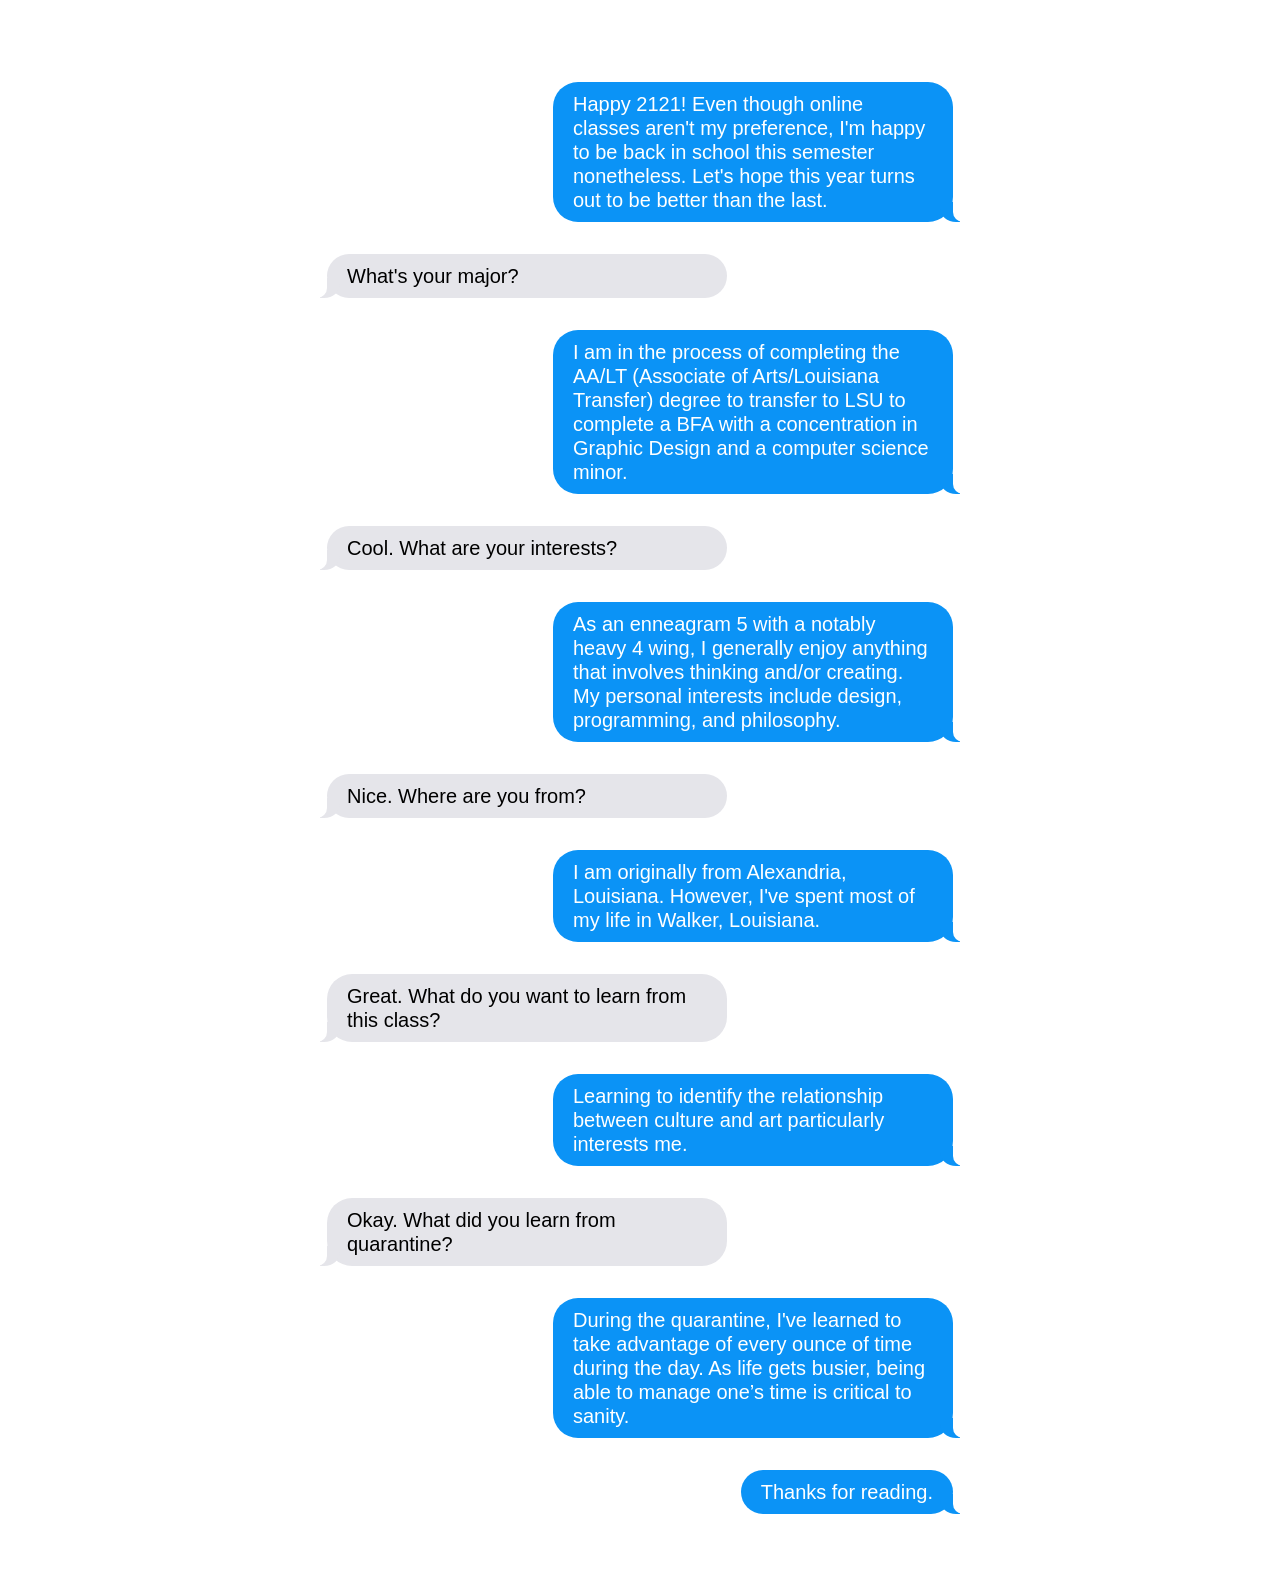
<file: bio.html>
<!DOCTYPE html>
<html lang="en">

<head>
  <meta charset="UTF-8">
  <meta name="viewport" content="width=device-width, initial-scale=1.0">
  <title>Document</title>
  <link rel="stylesheet" href="./bio.css">
</head>

<body>
  <div class="myChat">
    <p class="from-me">Happy 2121! Even though online classes aren't my preference, I'm happy to be back in school this
      semester nonetheless. Let's hope this year turns out to be better than the last.</p>
    <p class="from-them">What's your major?</p>
    <p class="from-me">I am in the process of completing the AA/LT (Associate of Arts/Louisiana Transfer) degree to
      transfer to LSU to complete a BFA with a concentration in Graphic Design and a computer science minor.</p>
    <p class="from-them">Cool. What are your interests?</p>
    <p class="from-me">As an enneagram 5 with a notably heavy 4 wing, I generally enjoy anything that involves thinking
      and/or creating. My personal interests include design, programming, and philosophy.</p>
    <p class="from-them">Nice. Where are you from?</p>
    <p class="from-me">I am originally from Alexandria, Louisiana. However, I've spent most of my life in Walker,
      Louisiana.</p>
    <p class="from-them">Great. What do you want to learn from this class?</p>
    <p class="from-me">Learning to identify the relationship between culture and art particularly interests me.</p>
    <p class="from-them">Okay. What did you learn from quarantine?</p>
    <p class="from-me">During the quarantine, I've learned to take advantage of every ounce of time during the day. As
      life gets busier, being able to manage one’s time is critical to sanity.</p>
    <p class="from-me">Thanks for reading.</p>
  </div>
</body>

</html>
</file>
<file: bio.css>
* {
	box-sizing: border-box;
}

body {
	margin: 0;
}

.top {
	display: flex; flex-direction: column; align-items: center; font-family: -apple-system, BlinkMacSystemFont, sans-serif; position: sticky; top: 0; z-index: 10; background: rgba( 255, 255, 255, 0.75 );
    box-shadow: 0 4px 4px 0 rgba( 31, 38, 135, 0.01 );
    backdrop-filter: blur( 40px );
    -webkit-backdrop-filter: blur( 40px );
}

.initials {
	color: #555; background: #f2f2f2; width: fit-content; padding: 13px 10px; text-align: center; border-radius: 5000px; font-weight: 600; letter-spacing: .0em; margin-bottom: -22px; font-size: 1.1em;
}

.myChat {
  font-family: -apple-system, BlinkMacSystemFont, 'Segoe UI', 'Roboto', 'Oxygen',
    'Ubuntu', 'Cantarell', 'Fira Sans', 'Droid Sans', 'Helvetica Neue',
    sans-serif;
	font-size: 20px;
	font-weight: normal;
	max-width: 650px;
	margin: 50px auto;
  display: flex;
	flex-direction: column;
	padding: 12px;
}

p {
  max-width: 400px;
  word-wrap: break-word;
  margin-bottom: 12px;
  line-height: 24px;
  position:relative;
	padding:10px 20px;
	border-radius:25px;
}

p:before, p:after {
    content:"";
		position:absolute;
    bottom:-2px;
    height:20px;
  }

.from-me {
	color:white; 
	background:#0B93F6;
	align-self: flex-end;
}

.from-me:before {
		right:-7px;
		border-right:20px solid #0B93F6;
		border-bottom-left-radius: 16px 14px;
		transform:translate(0, -2px);
	}

.from-me:after {
		right:-56px;
		width:26px;
		background:white;
		border-bottom-left-radius: 10px;
		transform:translate(-30px, -2px);
	}
.from-them {
	background:#E5E5EA;
	color:black;
}
.from-them:before {
		left:-7px;
		border-left:20px solid #E5E5EA;
		border-bottom-right-radius: 16px 14px;
		transform:translate(0, -2px);
	}
.from-them:after {
		left:4px;
		width:26px;
		background:white;
		border-bottom-right-radius: 10px;
		transform:translate(-30px, -2px);
	}
</file>
